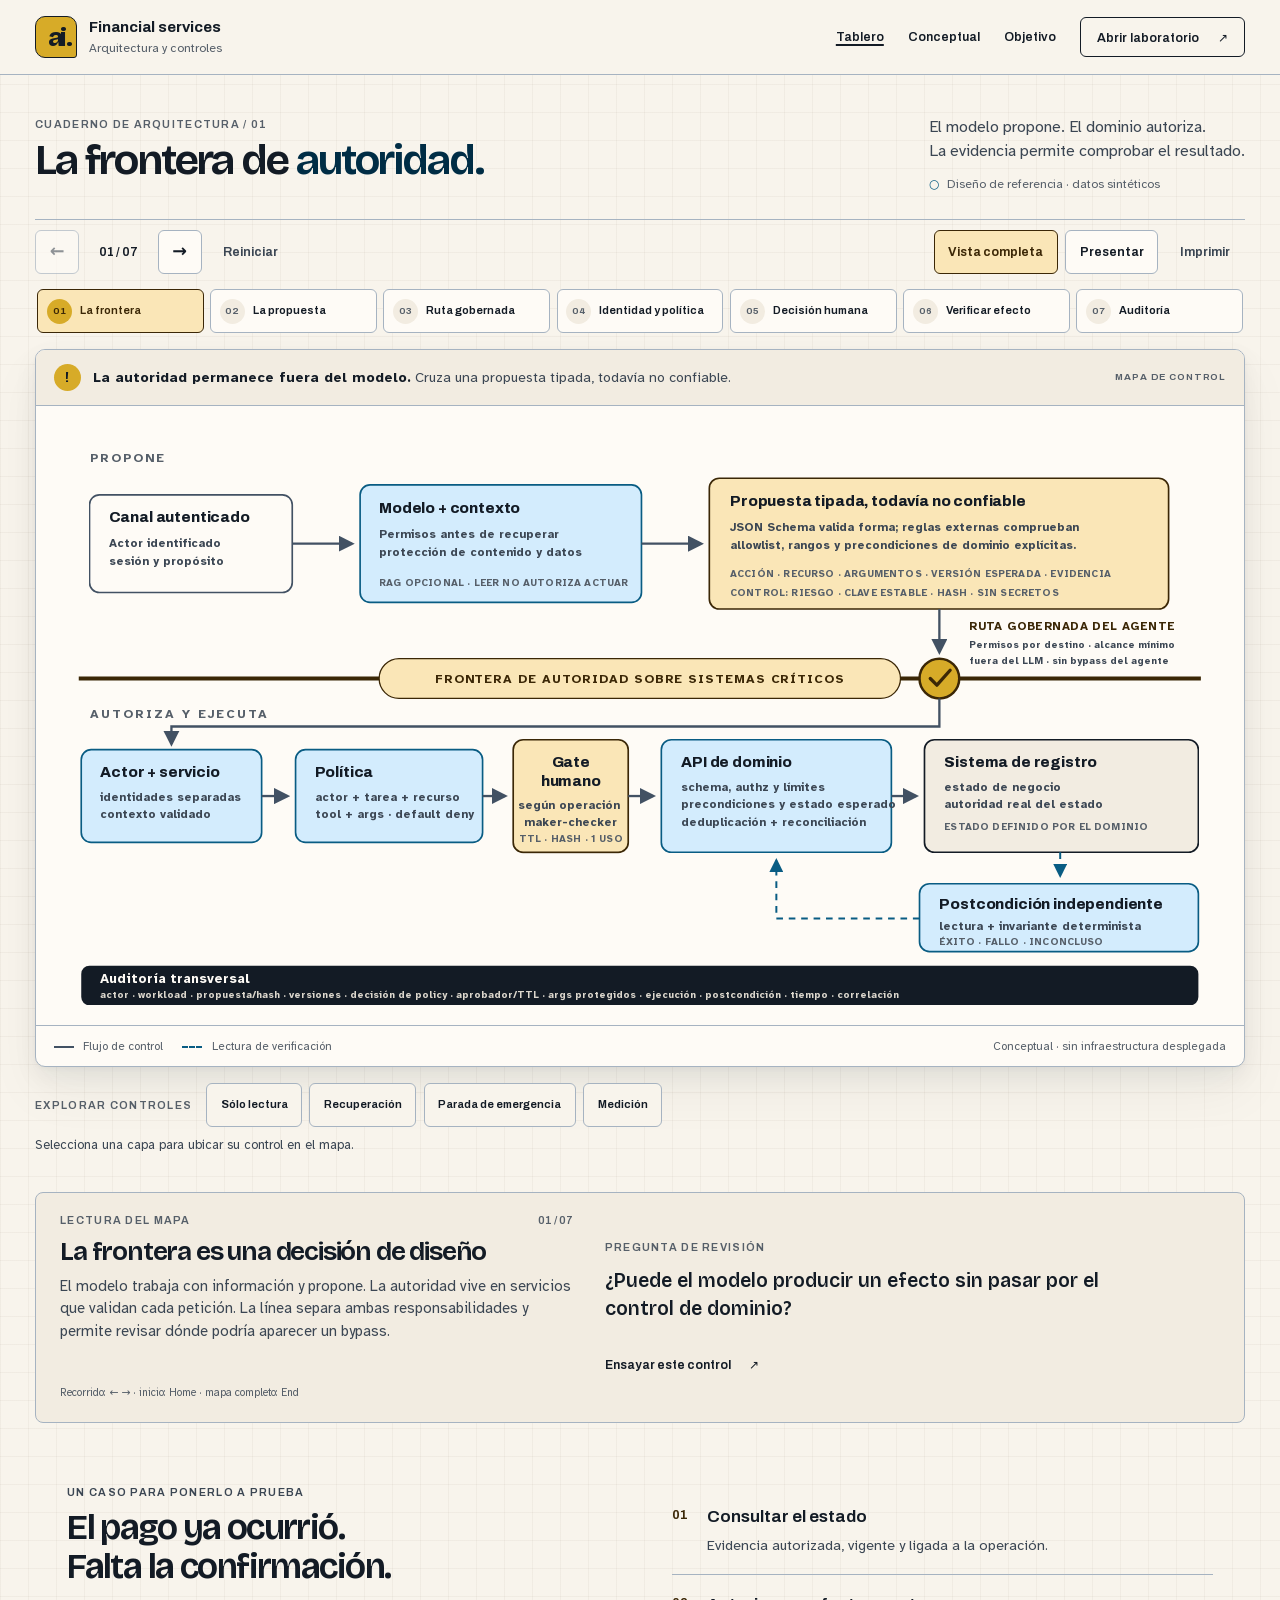
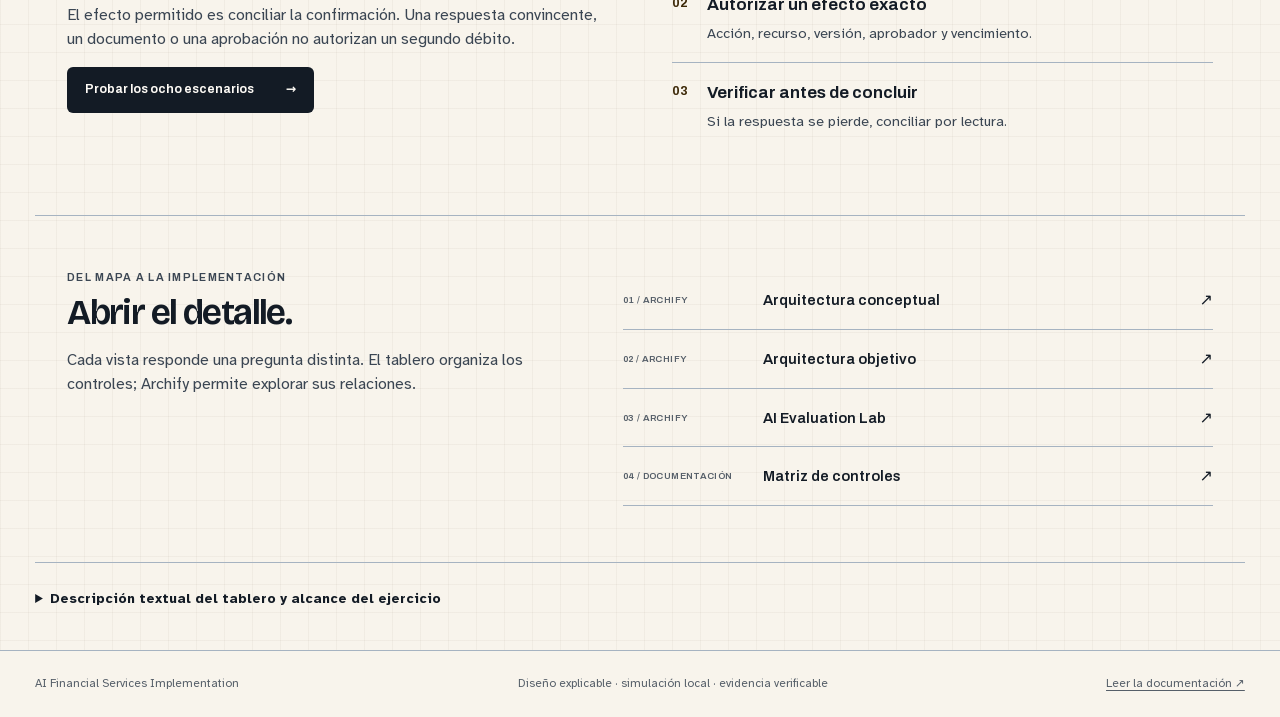
<file: index.html>
<!doctype html>
<html lang="es">
<meta charset="utf-8">
<meta name="viewport" content="width=device-width,initial-scale=1">
<meta http-equiv="refresh" content="0;url=board/index.html">
<title>AI Financial Services Implementation</title>
<body><p><a href="board/index.html">Abrir el tablero de controles de IA</a></p></body>
</html>
</file>
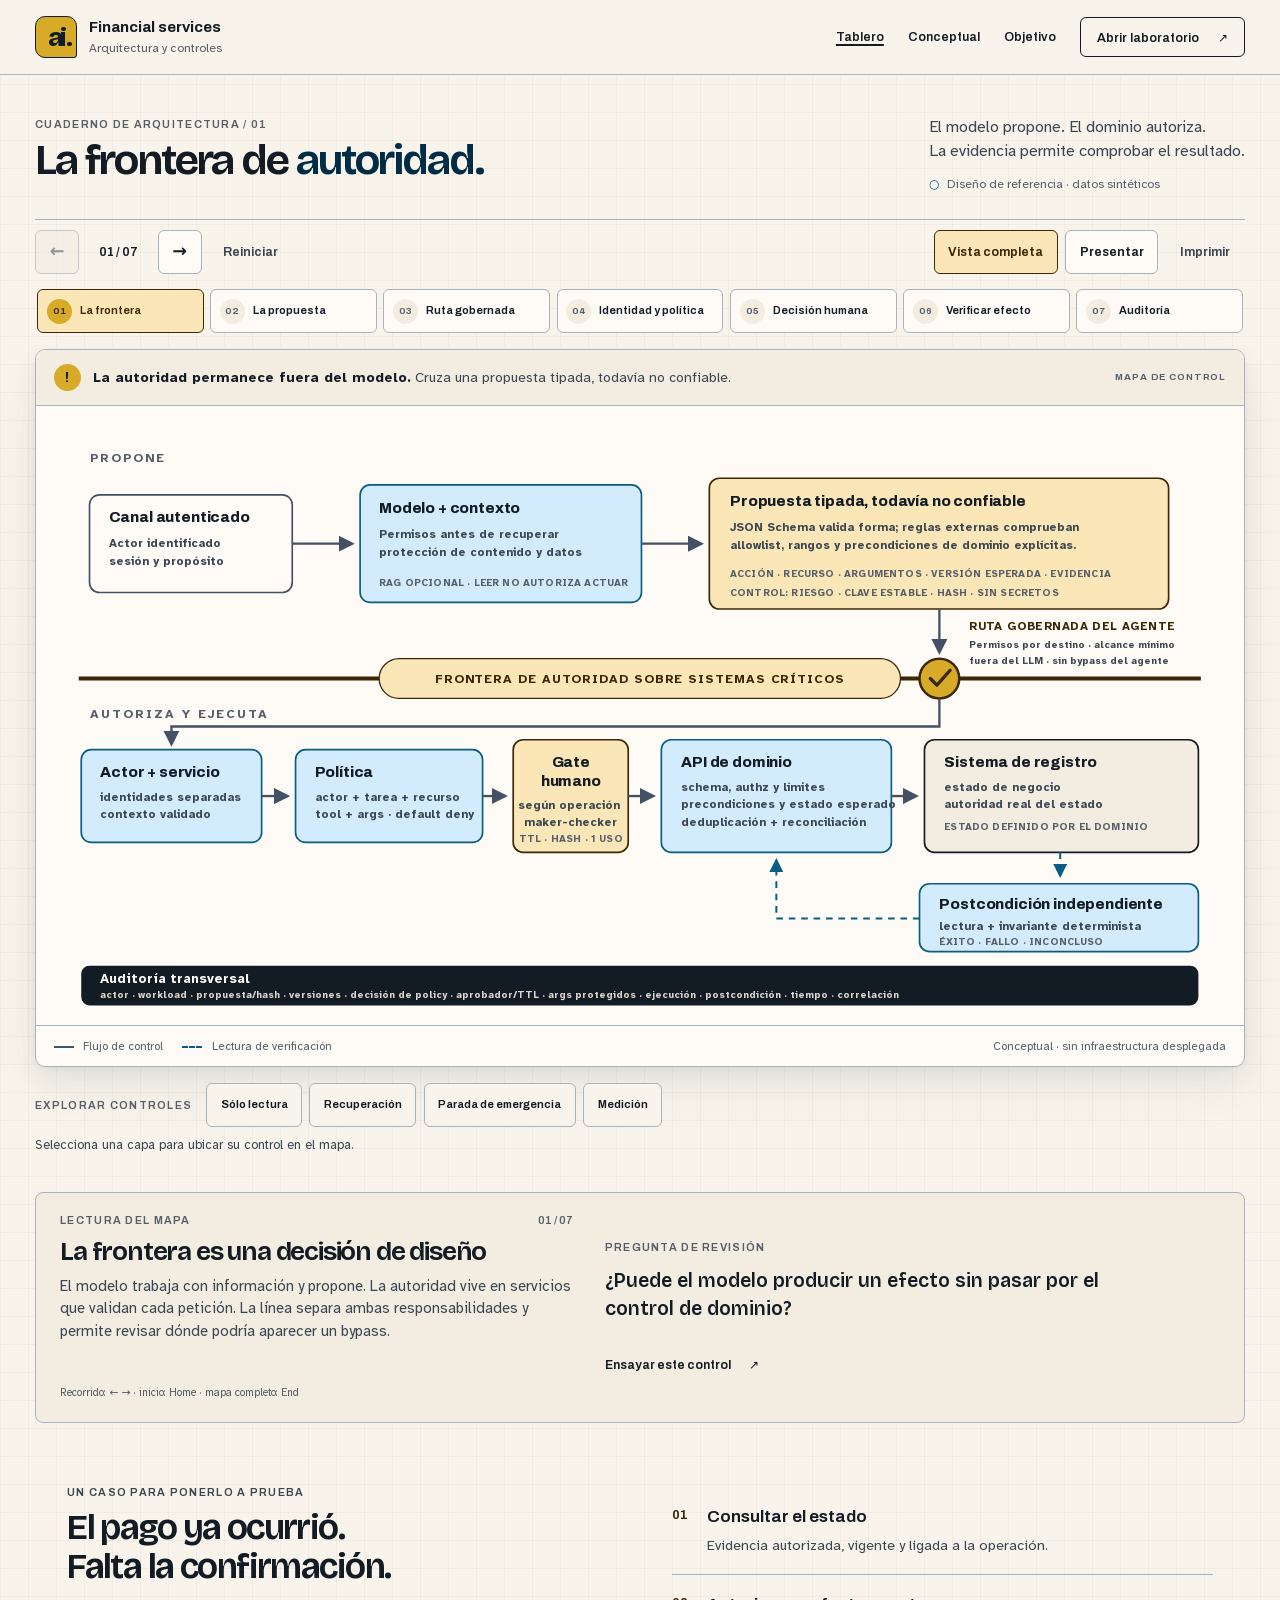
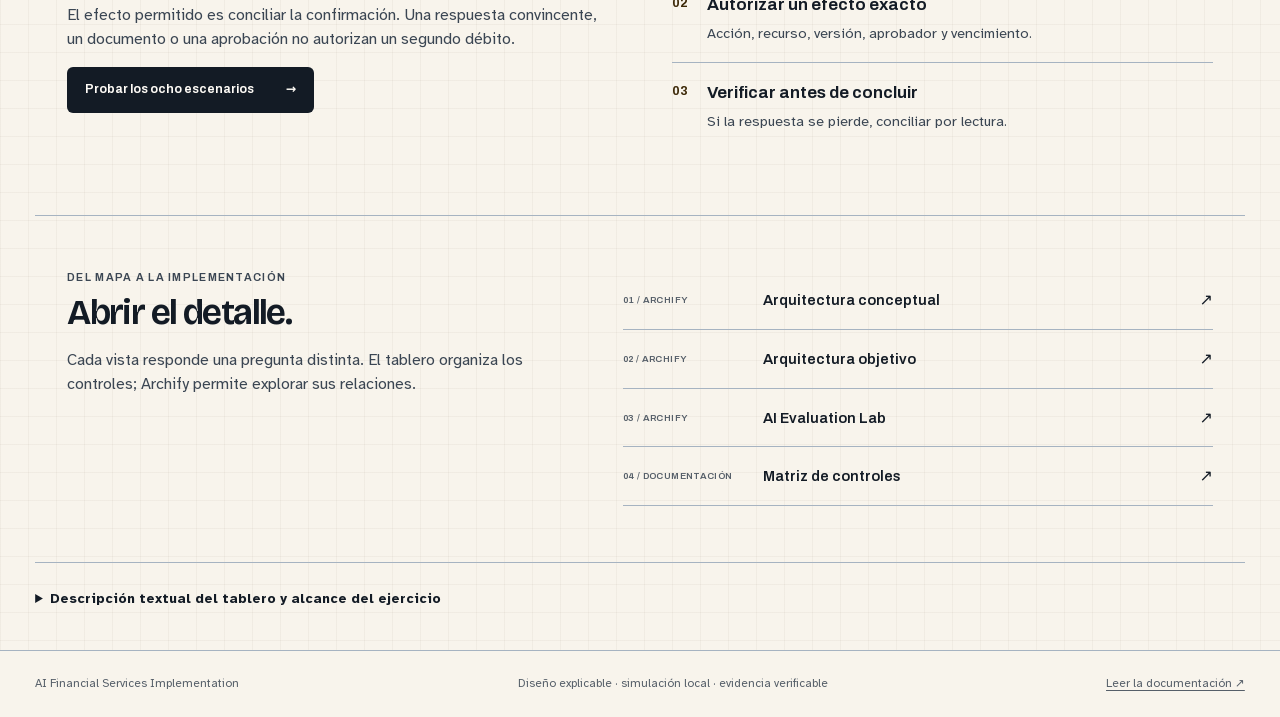
<file: board/index.html>
<!doctype html>
<html lang="es">
<head>
  <meta charset="utf-8">
  <meta name="viewport" content="width=device-width,initial-scale=1">
  <meta name="description" content="Tablero interactivo de controles para IA financiera: propuesta, autoridad y evidencia.">
  <meta name="theme-color" content="#f5f1e8">
  <title>Frontera de autoridad · AI Financial Services</title>
  <link rel="icon" href="data:,">
  <link rel="stylesheet" href="assets/fonts/fonts.css">
  <link rel="stylesheet" href="board.css">
  <link rel="stylesheet" href="diagram.css">
  <script defer src="app.js"></script>
</head>
<body>
  <a class="skip-link" href="#main">Saltar al tablero</a>
  <header class="site-header">
    <a class="brand" href="../index.html" aria-label="AI Financial Services, inicio"><span class="brand-symbol" aria-hidden="true">ai<span>·</span></span><span>Financial services<small>Arquitectura y controles</small></span></a>
    <nav aria-label="Navegación principal">
      <a href="index.html" aria-current="page">Tablero</a>
      <a href="../architecture/conceptual.html">Conceptual</a>
      <a href="../architecture/target.html">Objetivo</a>
      <a class="nav-lab" href="../demo/index.html">Abrir laboratorio <span aria-hidden="true">↗</span></a>
    </nav>
  </header>
  <main id="main" tabindex="-1">
    <section class="intro" aria-labelledby="title">
      <div><p class="eyebrow">Cuaderno de arquitectura / 01</p><h1 id="title">La frontera de <span>autoridad.</span></h1></div>
      <div class="intro-note"><p>El modelo propone. El dominio autoriza.<br>La evidencia permite comprobar el resultado.</p><span class="scope-label"><span aria-hidden="true">○</span> Diseño de referencia · datos sintéticos</span></div>
    </section>
    <section class="workspace" aria-label="Tablero de controles de IA">
      <div class="board-column">
        <div class="board-toolbar" role="group" aria-label="Controles del recorrido">
          <div class="walk-controls"><button id="previous" aria-label="Paso anterior" title="Paso anterior">←</button><span id="counter" class="counter">01 / 07</span><button id="next" aria-label="Paso siguiente" title="Paso siguiente">→</button><button id="restart" class="text-button">Reiniciar</button></div>
          <div class="view-controls"><button id="show-all" aria-pressed="true">Vista completa</button><button id="present" aria-pressed="false">Presentar</button><button id="print" class="text-button">Imprimir</button></div>
        </div>
        <nav class="step-nav" aria-label="Siete pasos de control">
          <ol>
            <li><button data-go-step="1" aria-current="step"><span>01</span> La frontera</button></li>
            <li><button data-go-step="2"><span>02</span> La propuesta</button></li>
            <li><button data-go-step="3"><span>03</span> Ruta gobernada</button></li>
            <li><button data-go-step="4"><span>04</span> Identidad y política</button></li>
            <li><button data-go-step="5"><span>05</span> Decisión humana</button></li>
            <li><button data-go-step="6"><span>06</span> Verificar efecto</button></li>
            <li><button data-go-step="7"><span>07</span> Auditoría</button></li>
          </ol>
        </nav>
        <figure class="board">
          <div class="thesis"><span class="thesis-mark" aria-hidden="true">!</span><p><strong>La autoridad permanece fuera del modelo.</strong> Cruza una propuesta tipada, todavía no confiable.</p><span class="figure-label">MAPA DE CONTROL</span></div>
          <div class="diagram-scroll" tabindex="0" aria-label="Mapa de arquitectura desplazable; descripción textual al final del tablero">
<svg class="diagram" viewBox="0 0 1440 720" role="img" aria-labelledby="diagram-title diagram-desc">
  <title id="diagram-title">Arquitectura de IA con frontera de autoridad</title>
  <desc id="diagram-desc">Un canal autenticado entrega contexto a un modelo con recuperación controlada. El modelo produce una propuesta tipada que cruza la ruta gobernada del agente. Debajo, identidad, política, aprobación humana según riesgo, una API de dominio y el sistema de registro autorizan y ejecutan. Una lectura independiente verifica la postcondición y una auditoría transversal registra toda la cadena.</desc>
  <defs>
    <marker id="arrow" viewBox="0 0 10 10" refX="8.2" refY="5" markerWidth="7" markerHeight="7" orient="auto-start-reverse">
      <path d="M 0 0 L 10 5 L 0 10 z" fill="oklch(43% 0.035 252)" />
    </marker>
    <marker id="arrow-control" viewBox="0 0 10 10" refX="8.2" refY="5" markerWidth="7" markerHeight="7" orient="auto-start-reverse">
      <path d="M 0 0 L 10 5 L 0 10 z" fill="oklch(45% 0.095 237)" />
    </marker>
  </defs>
  <g class="reveal is-visible" data-step="1" aria-hidden="false">
    <text class="lane-label" x="56" y="48">PROPONE</text>
    <line class="boundary" x1="42" y1="310" x2="1398" y2="310" />
    <rect class="boundary-label-bg" x="405" y="286" width="630" height="48" rx="24" />
    <text class="boundary-label" x="720" y="316" text-anchor="middle">FRONTERA DE AUTORIDAD SOBRE SISTEMAS CRÍTICOS</text>
    <text class="lane-label" x="56" y="358">AUTORIZA Y EJECUTA</text>
  </g>
  <g class="reveal" data-step="2" aria-hidden="true">
    <rect class="node" x="55" y="88" width="245" height="118" rx="12" />
    <text class="node-title" x="78" y="121">Canal autenticado</text>
    <text class="node-copy" x="78" y="151">
      <tspan x="78" dy="0">Actor identificado</tspan>
      <tspan x="78" dy="22">sesión y propósito</tspan>
    </text>
    <path class="flow" d="M 300 147 H 372" />
    <rect class="node node-control" x="382" y="76" width="340" height="142" rx="12" />
    <text class="node-title" x="405" y="110">Modelo + contexto</text>
    <text class="node-copy" x="405" y="140">
      <tspan x="405" dy="0">Permisos antes de recuperar</tspan>
      <tspan x="405" dy="22">protección de contenido y datos</tspan>
    </text>
    <text class="node-micro" x="405" y="198">RAG OPCIONAL · LEER NO AUTORIZA ACTUAR</text>
    <path class="flow" d="M 722 147 H 794" />
    <rect class="node node-action" x="804" y="68" width="555" height="158" rx="12" />
    <text class="node-title" x="829" y="102">Propuesta tipada, todavía no confiable</text>
    <text class="node-copy" x="829" y="132">
      <tspan x="829" dy="0">JSON Schema valida forma; reglas externas comprueban</tspan>
      <tspan x="829" dy="22">allowlist, rangos y precondiciones de dominio explícitas.</tspan>
    </text>
    <text class="node-micro" x="829" y="187">ACCIÓN · RECURSO · ARGUMENTOS · VERSIÓN ESPERADA · EVIDENCIA</text>
    <text class="node-micro" x="829" y="210">CONTROL: RIESGO · CLAVE ESTABLE · HASH · SIN SECRETOS</text>
  </g>
  <g class="reveal" data-step="3" aria-hidden="true">
    <path class="flow" d="M 1082 226 V 278" />
    <circle class="gateway" cx="1082" cy="310" r="24" />
    <path d="M 1071 310 L 1079 318 L 1095 300" fill="none" stroke="oklch(29% 0.055 76)" stroke-width="4" stroke-linecap="round" stroke-linejoin="round" />
    <text class="gateway-label" x="1118" y="251">RUTA GOBERNADA DEL AGENTE</text>
    <text class="gateway-copy" x="1118" y="273">Permisos por destino · alcance mínimo</text>
    <text class="gateway-copy" x="1118" y="292">fuera del LLM · sin bypass del agente</text>
  </g>
  <g class="reveal" data-step="4" aria-hidden="true">
    <path class="flow" d="M 1082 334 V 368 H 154 V 389" />
    <rect class="node node-control" x="45" y="396" width="218" height="112" rx="12" />
    <text class="node-title" x="68" y="429">Actor + servicio</text>
    <text class="node-copy" x="68" y="458">
      <tspan x="68" dy="0">identidades separadas</tspan>
      <tspan x="68" dy="21">contexto validado</tspan>
    </text>
    <path class="flow" d="M 263 452 H 294" />
    <rect class="node node-control" x="304" y="396" width="226" height="112" rx="12" />
    <text class="node-title" x="327" y="429">Política</text>
    <text class="node-copy" x="327" y="458">
      <tspan x="327" dy="0">actor + tarea + recurso</tspan>
      <tspan x="327" dy="21">tool + args · default deny</tspan>
    </text>
    <rect class="node node-control" x="746" y="384" width="278" height="136" rx="12" />
    <text class="node-title" x="770" y="417">API de dominio</text>
    <text class="node-copy" x="770" y="446">
      <tspan x="770" dy="0">schema, authz y límites</tspan>
      <tspan x="770" dy="21">precondiciones y estado esperado</tspan>
      <tspan x="770" dy="21">deduplicación + reconciliación</tspan>
    </text>
    <path class="flow" d="M 1024 452 H 1054" />
    <rect class="node node-target" x="1064" y="384" width="331" height="136" rx="12" />
    <text class="node-title" x="1088" y="417">Sistema de registro</text>
    <text class="node-copy" x="1088" y="446">
      <tspan x="1088" dy="0">estado de negocio</tspan>
      <tspan x="1088" dy="21">autoridad real del estado</tspan>
    </text>
    <text class="node-micro" x="1088" y="493">ESTADO DEFINIDO POR EL DOMINIO</text>
  </g>
  <g class="reveal" data-step="5" aria-hidden="true">
    <path class="flow" d="M 530 452 H 557" />
    <rect class="node node-action" x="567" y="384" width="139" height="136" rx="12" />
    <text class="node-title" x="636.5" y="417" text-anchor="middle">Gate</text>
    <text class="node-title" x="636.5" y="440" text-anchor="middle">humano</text>
    <text class="node-copy" x="636.5" y="468" text-anchor="middle">
      <tspan x="636.5" dy="0">según operación</tspan>
      <tspan x="636.5" dy="20">maker-checker</tspan>
    </text>
    <text class="node-micro" x="636.5" y="507" text-anchor="middle">TTL · HASH · 1 USO</text>
    <path class="flow" d="M 706 452 H 736" />
  </g>
  <g class="reveal" data-step="6" aria-hidden="true">
    <path class="flow-dashed" d="M 1228 520 V 548" />
    <rect class="node node-control" x="1058" y="558" width="337" height="82" rx="12" />
    <text class="node-title" x="1082" y="588">Postcondición independiente</text>
    <text class="node-copy" x="1082" y="614">lectura + invariante determinista</text>
    <text class="node-micro" x="1082" y="632">ÉXITO · FALLO · INCONCLUSO</text>
    <path class="flow-dashed" d="M 1058 600 H 885 V 530" />
  </g>
  <g class="reveal" data-step="7" aria-hidden="true">
    <rect class="audit-rail" x="45" y="657" width="1350" height="48" rx="10" />
    <text class="audit-title" x="68" y="678">Auditoría transversal</text>
    <text class="audit-copy" x="68" y="696">actor · workload · propuesta/hash · versiones · decisión de policy · aprobador/TTL · args protegidos · ejecución · postcondición · tiempo · correlación</text>
  </g>
  <g id="overlay-readonly" class="extension-layer" aria-hidden="true" hidden="hidden">
    <rect class="extension-box" x="766" y="342" width="432" height="34" rx="8" />
    <text class="extension-title" x="783" y="364">SÓLO LECTURA</text>
    <text class="extension-copy" x="885" y="364">sin acción mutante; mismo plano de control</text>
  </g>
  <g id="overlay-durable" class="extension-layer" aria-hidden="true" hidden="hidden">
    <rect class="extension-box" x="742" y="548" width="284" height="87" rx="10" />
    <text class="extension-title" x="765" y="577">Recuperación durable</text>
    <text class="extension-copy" x="765" y="600">Estado durable + clave estable</text>
    <text class="extension-copy" x="765" y="621">Entrega repetible; efecto verificable</text>
  </g>
  <g id="overlay-kill" class="extension-layer" aria-hidden="true" hidden="hidden">
    <line class="danger-mark" x1="716" y1="431" x2="738" y2="473" />
    <line class="danger-mark" x1="738" y1="431" x2="716" y2="473" />
    <rect x="574" y="535" width="280" height="48" rx="8" fill="oklch(94% 0.035 28)" stroke="oklch(49% 0.16 28)" stroke-width="2" />
    <text x="594" y="555" fill="oklch(49% 0.16 28)" font-size="14" font-weight="800">PARADA POR HERRAMIENTA</text>
    <text x="594" y="575" fill="oklch(39% 0.026 252)" font-size="12.5">bloquea nuevos efectos; revisar los iniciados</text>
  </g>
  <g id="overlay-metrics" class="extension-layer" aria-hidden="true" hidden="hidden">
    <rect class="extension-box" x="45" y="548" width="654" height="87" rx="10" />
    <text class="extension-title" x="68" y="576">¿Cómo sé que funciona?</text>
    <text class="extension-copy" x="68" y="600">acción y argumentos · acceso a datos · latencia · costo</text>
    <text class="extension-copy" x="68" y="622">permisos erróneos · postcondición · duplicados · incertidumbre</text>
  </g>
</svg>
          </div>
          <figcaption><span><span class="legend-line" aria-hidden="true"></span> Flujo de control</span><span><span class="legend-line dashed" aria-hidden="true"></span> Lectura de verificación</span><span>Conceptual · sin infraestructura desplegada</span></figcaption>
        </figure>
        <div class="layers" role="group" aria-label="Capas opcionales del mapa"><span class="eyebrow">Explorar controles</span><button data-layer="readonly" aria-pressed="false">Sólo lectura</button><button data-layer="durable" aria-pressed="false">Recuperación</button><button data-layer="kill" aria-pressed="false">Parada de emergencia</button><button data-layer="metrics" aria-pressed="false">Medición</button><p id="layer-note">Selecciona una capa para ubicar su control en el mapa.</p></div>
      </div>
      <aside class="coach" aria-labelledby="step-title">
        <div class="coach-heading"><p class="eyebrow">Lectura del mapa</p><span id="step-index">01 / 07</span></div>
        <h2 id="step-title">La frontera es una decisión de diseño</h2>
        <p id="step-copy"></p>
        <div class="review-question"><span class="eyebrow">Pregunta de revisión</span><p id="step-question"></p></div>
        <a class="coach-link" href="../demo/index.html">Ensayar este control <span aria-hidden="true">↗</span></a>
        <p class="keyboard-hint">Recorrido: ← → · inicio: Home · mapa completo: End</p>
      </aside>
    </section>
    <section class="case-study" aria-labelledby="case-title">
      <div><p class="eyebrow">Un caso para ponerlo a prueba</p><h2 id="case-title">El pago ya ocurrió.<br>Falta la confirmación.</h2><p>El efecto permitido es conciliar la confirmación. Una respuesta convincente, un documento o una aprobación no autorizan un segundo débito.</p><a class="button primary" href="../demo/index.html">Probar los ocho escenarios <span aria-hidden="true">→</span></a></div>
      <ol class="case-sequence"><li><span>01</span><div><strong>Consultar el estado</strong><p>Evidencia autorizada, vigente y ligada a la operación.</p></div></li><li><span>02</span><div><strong>Autorizar un efecto exacto</strong><p>Acción, recurso, versión, aprobador y vencimiento.</p></div></li><li><span>03</span><div><strong>Verificar antes de concluir</strong><p>Si la respuesta se pierde, conciliar por lectura.</p></div></li></ol>
    </section>
    <section class="reading" aria-labelledby="reading-title"><div><p class="eyebrow">Del mapa a la implementación</p><h2 id="reading-title">Abrir el detalle.</h2><p>Cada vista responde una pregunta distinta. El tablero organiza los controles; Archify permite explorar sus relaciones.</p></div><div class="reading-links"><a href="../architecture/conceptual.html"><span>01 / ARCHIFY</span><strong>Arquitectura conceptual</strong><span aria-hidden="true">↗</span></a><a href="../architecture/target.html"><span>02 / ARCHIFY</span><strong>Arquitectura objetivo</strong><span aria-hidden="true">↗</span></a><a href="../architecture/evaluation-lab.html"><span>03 / ARCHIFY</span><strong>AI Evaluation Lab</strong><span aria-hidden="true">↗</span></a><a href="../docs/controls.md"><span>04 / DOCUMENTACIÓN</span><strong>Matriz de controles</strong><span aria-hidden="true">↗</span></a></div></section>
    <details class="text-description"><summary>Descripción textual del tablero y alcance del ejercicio</summary><p>Un canal autenticado entrega contexto autorizado al modelo. La recuperación documental es opcional y no concede permiso de acción. La salida pasa como propuesta tipada por una ruta gobernada. Fuera del modelo, identidad, política, aprobación según riesgo y API de dominio verifican permisos y estado antes de actuar sobre el sistema de registro. Una lectura independiente comprueba la postcondición; la auditoría correlaciona decisiones y resultados.</p><p>Las capas ubican lecturas, recuperación, parada y medición como requisitos de diseño. La demo local ilustra reglas con respuestas predeterminadas; no demuestra aislamiento, identidad real ni un único efecto remoto garantizado. AI Evaluation Lab es un diseño separado, todavía conceptual.</p></details>
    <p class="sr-only" id="step-announcement" role="status" aria-live="polite"></p>
  </main>
  <footer><span>AI Financial Services Implementation</span><span>Diseño explicable · simulación local · evidencia verificable</span><a href="../README.md">Leer la documentación ↗</a></footer>
</body>
</html>
</file>
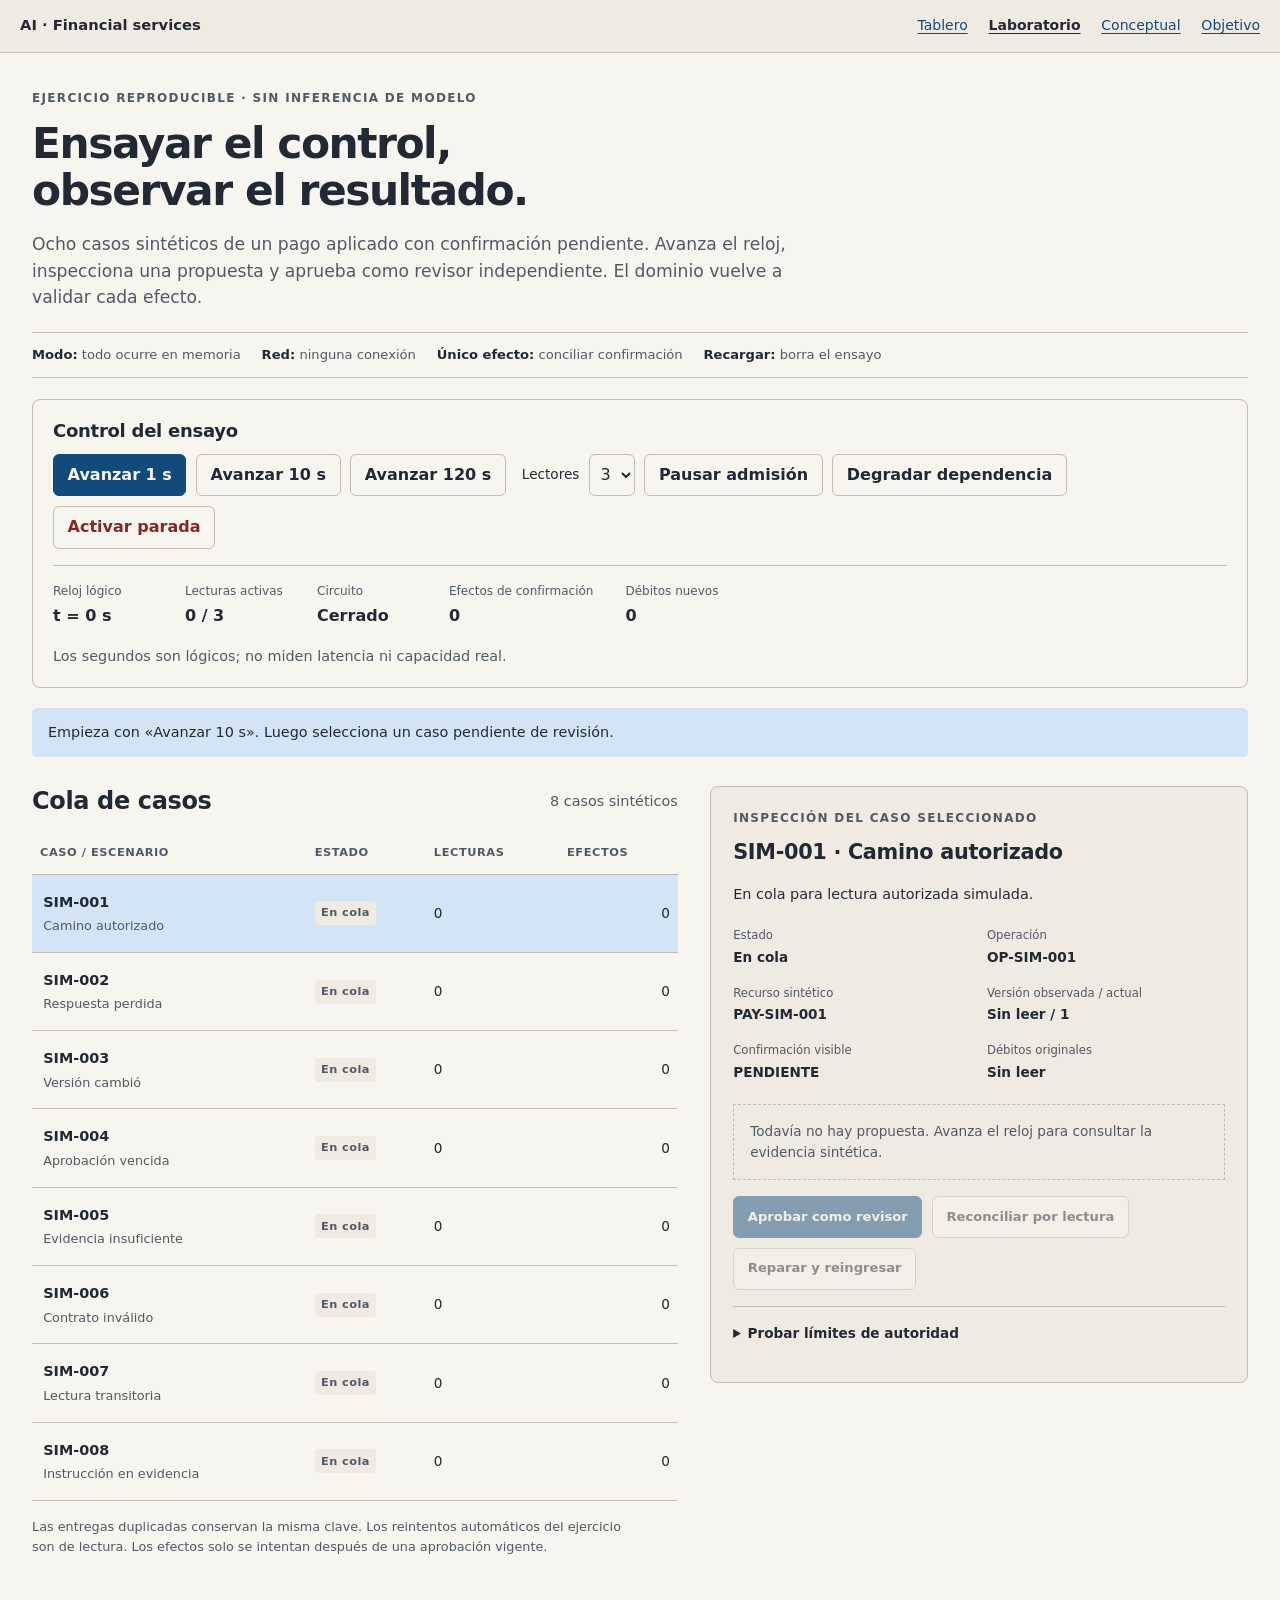
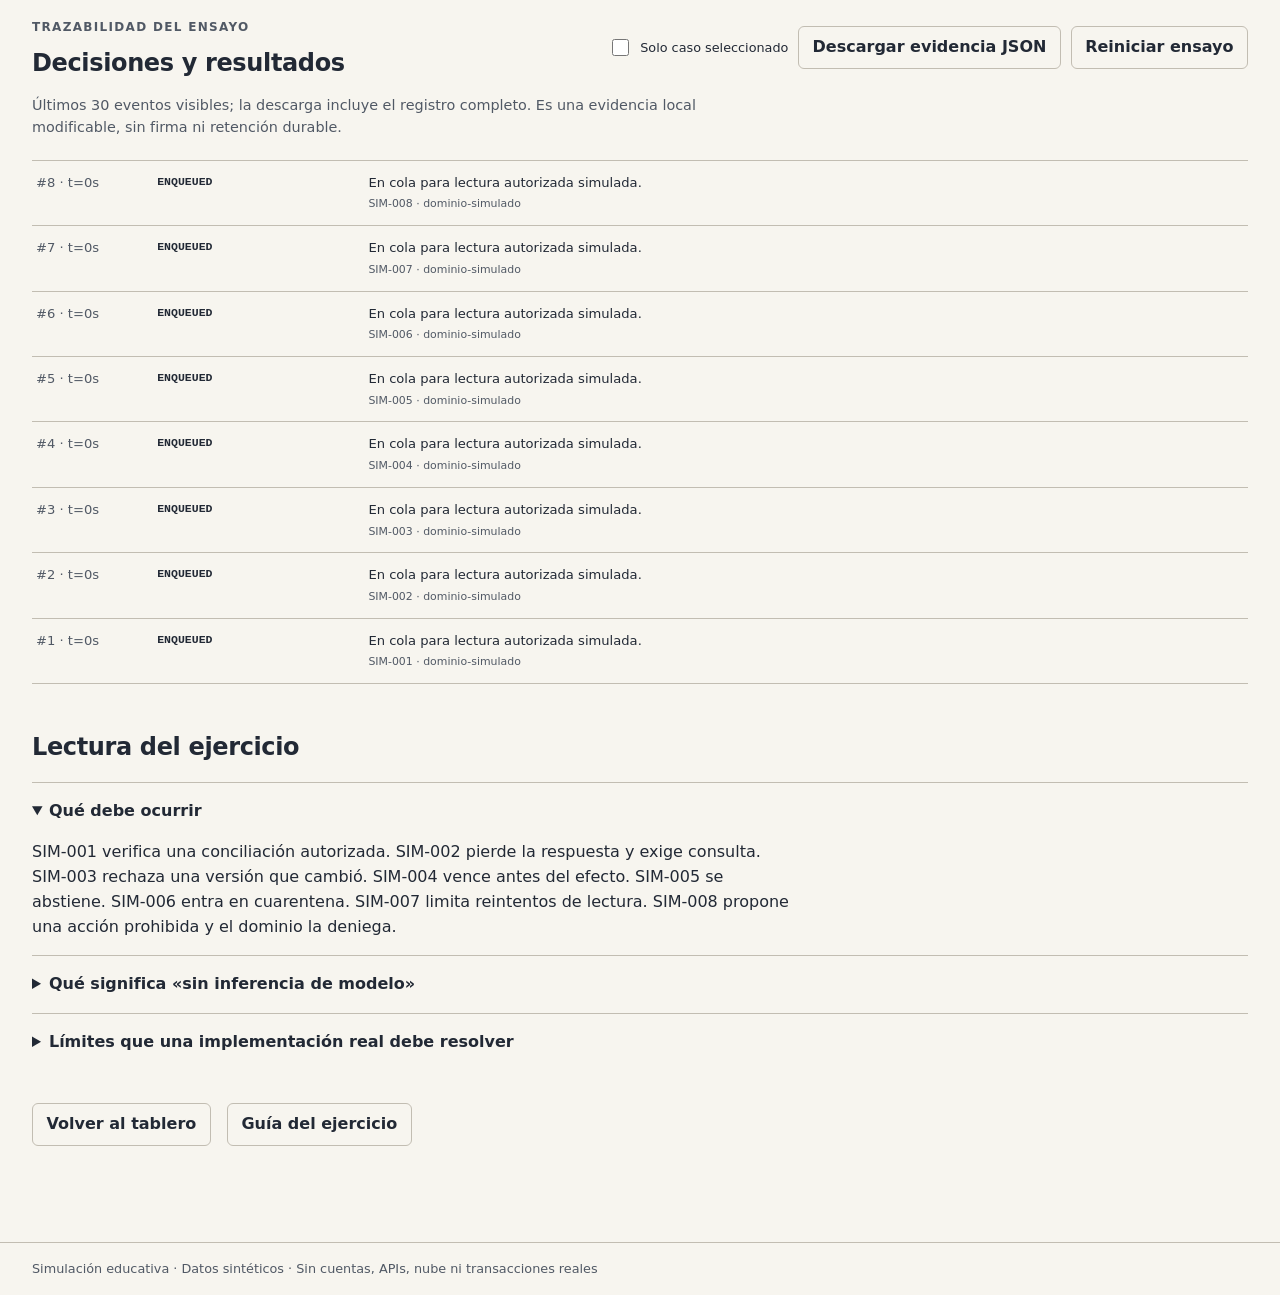
<file: demo/index.html>
<!doctype html><html lang="es"><head><meta charset="utf-8"><meta name="viewport" content="width=device-width,initial-scale=1"><meta name="description" content="Ejercicio local de controles de autorización y recuperación para IA en servicios financieros."><title>Laboratorio de controles · Simulación local</title><link rel="icon" href="data:,"><link rel="stylesheet" href="../board/style.css"><link rel="stylesheet" href="src/style.css"><script defer src="src/engine.js"></script><script defer src="src/app.js"></script></head><body><a class="skip" href="#main">Saltar al laboratorio</a><header class="topbar"><a class="brand" href="../index.html">AI · Financial services</a><nav aria-label="Navegación principal"><a href="../board/index.html">Tablero</a><a aria-current="page" href="index.html">Laboratorio</a><a href="../architecture/conceptual.html">Conceptual</a><a href="../architecture/target.html">Objetivo</a></nav></header><main id="main"><p class="eyebrow">Ejercicio reproducible · Sin inferencia de modelo</p><h1>Ensayar el control,<br>observar el resultado.</h1><p class="intro">Ocho casos sintéticos de un pago aplicado con confirmación pendiente. Avanza el reloj, inspecciona una propuesta y aprueba como revisor independiente. El dominio vuelve a validar cada efecto.</p><div class="scope"><span><strong>Modo:</strong> todo ocurre en memoria</span><span><strong>Red:</strong> ninguna conexión</span><span><strong>Único efecto:</strong> conciliar confirmación</span><span><strong>Recargar:</strong> borra el ensayo</span></div>
<section class="lab-controls" aria-labelledby="controls-title"><h2 id="controls-title">Control del ensayo</h2><div class="toolbar"><button id="tick-one" class="primary">Avanzar 1 s</button><button id="tick-ten">Avanzar 10 s</button><button id="tick-expiry">Avanzar 120 s</button><label for="concurrency">Lectores</label><select id="concurrency"><option>1</option><option selected>3</option><option>6</option></select><button id="pause" aria-pressed="false">Pausar admisión</button><button id="dependency" aria-pressed="false">Degradar dependencia</button><button id="stop" class="danger" aria-pressed="false">Activar parada</button></div><dl class="telemetry"><div><dt>Reloj lógico</dt><dd id="clock">t = 0 s</dd></div><div><dt>Lecturas activas</dt><dd id="workers">0 / 3</dd></div><div><dt>Circuito</dt><dd id="circuit">Cerrado</dd></div><div><dt>Efectos de confirmación</dt><dd id="effects">0</dd></div><div><dt>Débitos nuevos</dt><dd id="debits">0</dd></div></dl><p id="system-note" class="note">Los segundos son lógicos; no miden latencia ni capacidad real.</p></section>
<div id="feedback" class="feedback" role="status" aria-live="polite">Empieza con «Avanzar 10 s». Luego selecciona un caso pendiente de revisión.</div>
<div class="lab-layout"><section aria-labelledby="cases-title"><div class="section-heading"><h2 id="cases-title">Cola de casos</h2><span id="case-count" class="note">8 casos sintéticos</span></div><div class="table-wrap"><table class="case-table"><thead><tr><th scope="col">Caso / escenario</th><th scope="col">Estado</th><th scope="col">Lecturas</th><th scope="col">Efectos</th></tr></thead><tbody id="case-rows"></tbody></table></div><p class="note table-note">Las entregas duplicadas conservan la misma clave. Los reintentos automáticos del ejercicio son de lectura. Los efectos solo se intentan después de una aprobación vigente.</p></section>
<section class="inspector" aria-labelledby="case-title"><p class="eyebrow">Inspección del caso seleccionado</p><h2 id="case-title">SIM-001 · Camino autorizado</h2><p id="case-reason"></p><dl class="case-facts" id="case-facts"></dl><div id="proposal-empty" class="empty-state">Todavía no hay propuesta. Avanza el reloj para consultar la evidencia sintética.</div><details id="proposal-detail" hidden><summary>Contenido de propuesta y aprobación</summary><pre id="proposal-json"></pre></details><div class="case-actions"><button id="approve" class="primary">Aprobar como revisor</button><button id="reconcile">Reconciliar por lectura</button><button id="redrive">Reparar y reingresar</button></div><details class="adversarial"><summary>Probar límites de autoridad</summary><p class="note">Cada botón introduce un intento o un cambio sintético. El registro explica por qué se permite o deniega.</p><div class="case-actions"><button id="execute">Intentar ejecución</button><button id="self-approve">Intentar autoaprobación</button><button id="change-version">Cambiar versión</button><button id="alter">Alterar propuesta</button><button id="reviewer-role" aria-pressed="false">Revocar rol del revisor</button></div></details></section></div>
<section class="section" aria-labelledby="events-title"><div class="section-heading"><div><p class="eyebrow">Trazabilidad del ensayo</p><h2 id="events-title">Decisiones y resultados</h2></div><div class="toolbar"><label class="checkbox"><input type="checkbox" id="only-selected"> Solo caso seleccionado</label><button id="export">Descargar evidencia JSON</button><button id="reset">Reiniciar ensayo</button></div></div><p class="note">Últimos 30 eventos visibles; la descarga incluye el registro completo. Es una evidencia local modificable, sin firma ni retención durable.</p><ol id="events" class="events" aria-label="Registro de eventos"></ol></section>
<section class="section"><h2>Lectura del ejercicio</h2><details open><summary>Qué debe ocurrir</summary><p>SIM-001 verifica una conciliación autorizada. SIM-002 pierde la respuesta y exige consulta. SIM-003 rechaza una versión que cambió. SIM-004 vence antes del efecto. SIM-005 se abstiene. SIM-006 entra en cuarentena. SIM-007 limita reintentos de lectura. SIM-008 propone una acción prohibida y el dominio la deniega.</p></details><details><summary>Qué significa «sin inferencia de modelo»</summary><p>Las propuestas están predefinidas en el motor. La instrucción hostil también es una entrada sintética fijada para probar el catálogo del dominio. El resultado no mide la resistencia real de un modelo ante prompt injection, la calidad del diagnóstico ni la efectividad de un sistema RAG.</p></details><details><summary>Límites que una implementación real debe resolver</summary><p>Identidades y roles son etiquetas del ejercicio. La vinculación de contenido es una comparación local, no una firma. Los estados y recibos viven en un único proceso sin concurrencia distribuida. No se prueban atomicidad remota, persistencia, auditoría inmutable, aislamiento, carga ni seguridad de producción. La parada bloquea efectos nuevos y no revierte los ya aplicados.</p></details><p class="next-links"><a class="button" href="../board/index.html">Volver al tablero</a><a class="button" href="README.md">Guía del ejercicio</a></p></section></main><footer>Simulación educativa · Datos sintéticos · Sin cuentas, APIs, nube ni transacciones reales</footer></body></html>
</file>
<file: board/assets/fonts/fonts.css>
/* Local font assets. Copyright and SIL Open Font License notices: FONT-LICENSES.txt. */
@font-face { font-family: "Bricolage Grotesque"; font-style: normal; font-weight: 500 800; font-stretch: 75% 100%; font-display: swap; src: url("./bricolage-grotesque-variable.woff2") format("woff2"); }

@font-face { font-family: "Atkinson Hyperlegible"; font-style: normal; font-weight: 400; font-stretch: 100%; font-display: swap; src: url("./atkinson-hyperlegible-regular.woff2") format("woff2"); }

@font-face { font-family: "Atkinson Hyperlegible"; font-style: normal; font-weight: 700; font-stretch: 100%; font-display: swap; src: url("./atkinson-hyperlegible-bold.woff2") format("woff2"); }

@font-face { font-family: "Archivo"; font-style: normal; font-weight: 600 800; font-stretch: 100%; font-display: swap; src: url("./archivo-variable.woff2") format("woff2"); }
</file>
<file: board/board.css>
:root {
  color-scheme: light;
  --canvas: oklch(96.8% 0.012 83);
  --surface: oklch(99% 0.008 83);
  --surface-muted: oklch(94.5% 0.016 83);
  --ink: oklch(22% 0.022 252);
  --ink-soft: oklch(39% 0.026 252);
  --ink-muted: oklch(48% 0.02 252);
  --line: oklch(76% 0.025 252);
  --line-strong: oklch(43% 0.035 252);
  --accent: oklch(76% 0.145 88);
  --accent-soft: oklch(93% 0.065 88);
  --accent-ink: oklch(29% 0.055 76);
  --control: oklch(45% 0.095 237);
  --control-soft: oklch(93% 0.035 237);
  --control-ink: oklch(28% 0.065 237);
  --danger: oklch(49% 0.16 28);
  --ease: cubic-bezier(0.16, 1, 0.3, 1);
  font-family: 'Atkinson Hyperlegible', system-ui, sans-serif;
  color: var(--ink);
  background: var(--canvas);
  font-synthesis: none;
}
* { box-sizing: border-box; }
html { scroll-behavior: smooth; -webkit-font-smoothing: antialiased; }
body {
  margin: 0; min-width: 320px; line-height: 1.5;
  background-image: linear-gradient(oklch(77% 0.02 83 / .12) 1px, transparent 1px), linear-gradient(90deg, oklch(77% 0.02 83 / .12) 1px, transparent 1px);
  background-size: 28px 28px;
}
a { color: inherit; text-underline-offset: .22em; }
button, .button { font: 650 .78rem/1.25 'Archivo', system-ui, sans-serif; }
button { min-height: 44px; min-width: 44px; padding: .55rem .85rem; color: var(--ink); border: 1px solid var(--line); border-radius: 6px; background: var(--surface); cursor: pointer; transition: background-color 180ms var(--ease), border-color 180ms var(--ease), transform 180ms var(--ease); }
button:hover { background: var(--surface-muted); border-color: var(--line-strong); }
button:active { transform: translateY(1px); }
button:disabled { cursor: default; color: var(--ink-muted); background: var(--surface-muted); opacity: .65; transform: none; }
button[aria-pressed='true'] { color: var(--accent-ink); background: var(--accent-soft); border-color: var(--accent-ink); }
a:focus-visible, button:focus-visible, summary:focus-visible, .diagram-scroll:focus-visible { outline: 3px solid var(--control); outline-offset: 4px; }
[hidden] { display: none !important; }
::selection { color: var(--accent-ink); background: var(--accent); }
.sr-only { position: absolute; width: 1px; height: 1px; padding: 0; margin: -1px; overflow: hidden; clip-path: inset(50%); white-space: nowrap; }
.skip-link { position: fixed; z-index: 100; top: .75rem; left: .75rem; padding: .7rem 1rem; color: var(--surface); background: var(--ink); transform: translateY(-200%); }
.skip-link:focus { transform: none; }
.site-header { display: flex; align-items: center; justify-content: space-between; gap: 1rem; padding: 1rem 2.2rem; border-bottom: 1px solid var(--line); background: var(--canvas); }
.brand { display: flex; align-items: center; gap: .75rem; text-decoration: none; font: 700 .95rem/1.25 'Archivo', sans-serif; }
.brand small { display: block; margin-top: .18rem; color: var(--ink-muted); font: 400 .77rem 'Atkinson Hyperlegible', sans-serif; }
.brand-symbol { display: grid; place-content: center; position: relative; width: 42px; height: 42px; border: 1px solid var(--ink); border-radius: 10px 10px 3px 10px; font: 750 1.65rem 'Bricolage Grotesque', sans-serif; letter-spacing: -.12em; background: var(--accent); }
.brand-symbol span { position: absolute; right: 6px; top: 11px; }
.site-header nav { display: flex; flex-wrap: wrap; gap: 1.5rem; align-items: center; font: 600 .78rem 'Archivo', sans-serif; }
.site-header nav a { text-decoration: none; padding: .5rem 0; }
.site-header nav a[aria-current] { text-decoration: underline; text-decoration-thickness: 2px; }
.site-header nav .nav-lab { border: 1px solid var(--ink); padding: .7rem 1rem; border-radius: 6px; }
.nav-lab span { margin-left: 1rem; }
main { max-width: 1800px; margin: auto; padding: 0 2.2rem; }
.intro { display: flex; align-items: center; justify-content: space-between; gap: 2rem; padding: 2rem 0 1.5rem; }
.eyebrow { margin: 0 0 .55rem; color: var(--ink-muted); font: 650 .67rem 'Archivo', sans-serif; letter-spacing: .12em; text-transform: uppercase; }
h1, h2 { font-family: 'Bricolage Grotesque', system-ui, sans-serif; font-weight: 650; letter-spacing: -.045em; text-wrap: balance; }
h1 { margin: 0; font-size: 2.7rem; line-height: 1.04; }
h1 span { color: var(--control-ink); }
.intro-note { max-width: 33rem; padding-top: .5rem; }
.intro-note p { margin: 0 0 .5rem; font-size: 1rem; color: var(--ink-soft); }
.scope-label { color: var(--ink-muted); font-size: .76rem; }
.scope-label > span { color: var(--control); margin-right: .3rem; }
.workspace { display: grid; gap: 1.5rem; align-items: start; }
.board-column { min-width: 0; }
.board-toolbar { display: flex; align-items: center; justify-content: space-between; gap: .8rem; padding: .65rem 0; border-top: 1px solid var(--line); }
.walk-controls, .view-controls { display: flex; align-items: center; gap: .45rem; }
.walk-controls > button:first-child, .walk-controls > button:nth-child(3) { font-size: 1.1rem; padding: .3rem; }
.counter { min-width: 4rem; text-align: center; font: 650 .75rem 'Archivo', sans-serif; font-variant-numeric: tabular-nums; }
.text-button { background: transparent; border-color: transparent; color: var(--ink-soft); }
.step-nav { overflow-x: auto; scrollbar-width: thin; margin-bottom: .65rem; }
.step-nav ol { display: grid; grid-template-columns: repeat(7, minmax(0, 1fr)); gap: .4rem; list-style: none; margin: 0; padding: .25rem .1rem .35rem; min-width: 850px; }
.step-nav button { display: flex; align-items: center; gap: .5rem; width: 100%; height: 100%; text-align: left; font-size: .68rem; padding: .55rem; }
.step-nav button > span { display: grid; place-content: center; flex: 0 0 25px; height: 25px; font-size: .62rem; border-radius: 50%; color: var(--ink-muted); background: var(--surface-muted); }
.step-nav button[aria-current] { border-color: var(--accent-ink); background: var(--accent-soft); color: var(--accent-ink); }
.step-nav button[aria-current] > span { background: var(--accent); color: var(--accent-ink); }
.board { margin: 0; overflow: hidden; border: 1px solid var(--line); border-radius: 10px; background: var(--surface); box-shadow: 0 2px 4px oklch(25% .025 252 / .03), 0 10px 24px oklch(25% .025 252 / .06), 0 24px 54px oklch(25% .025 252 / .05); }
.thesis { display: flex; align-items: center; gap: .75rem; padding: .85rem 1.1rem; background: var(--surface-muted); border-bottom: 1px solid var(--line); }
.thesis-mark { display: grid; place-content: center; flex: 0 0 27px; height: 27px; background: var(--accent); border-radius: 50%; font: 700 .9rem 'Archivo', sans-serif; }
.thesis p { margin: 0; font-size: .88rem; color: var(--ink-soft); }
.thesis strong { color: var(--ink); }
.figure-label { margin-left: auto; white-space: nowrap; color: var(--ink-muted); font: 650 .6rem 'Archivo', sans-serif; letter-spacing: .09em; }
.diagram-scroll { overflow: auto; overscroll-behavior-inline: contain; padding: 1rem .5rem .5rem; background: var(--surface); }
.diagram { display: block; width: 100%; min-width: 1000px; aspect-ratio: 2; font-family: 'Atkinson Hyperlegible', system-ui, sans-serif; }
.diagram .node-title { font-family: 'Archivo', sans-serif; }
.diagram .reveal { visibility: hidden; opacity: 0; transition: opacity 200ms var(--ease); }
.diagram .reveal.is-visible { visibility: visible; opacity: 1; }
.diagram .is-current .node { stroke-width: 3; }
figcaption { display: flex; flex-wrap: wrap; gap: 1.2rem; align-items: center; padding: .7rem 1.1rem; border-top: 1px solid var(--line); color: var(--ink-muted); font-size: .72rem; }
figcaption > span:last-child { margin-left: auto; }
.legend-line { display: inline-block; width: 20px; border-top: 2px solid var(--line-strong); margin-right: .4rem; vertical-align: middle; }
.legend-line.dashed { border-top-style: dashed; border-color: var(--control); }
.layers { display: flex; align-items: center; flex-wrap: wrap; gap: .45rem; margin-top: 1rem; }
.layers > .eyebrow { margin: 0 .4rem 0 0; }
.layers button { background: var(--canvas); font-size: .69rem; }
.layers button[aria-pressed=true] { background: var(--accent-soft); }
.layers p { flex-basis: 100%; margin: .1rem 0 0; min-height: 2.5em; font-size: .8rem; color: var(--ink-soft); }
.coach { display: grid; grid-template-columns: 1fr 1.2fr; gap: 0 2rem; padding: 1.3rem 1.5rem; border: 1px solid var(--line); border-radius: 8px; background: var(--surface-muted); }
.coach-heading { grid-column: 1; display: flex; justify-content: space-between; align-items: baseline; color: var(--ink-muted); }
.coach-heading > span { font: 600 .7rem 'Archivo', sans-serif; }
.coach h2 { grid-column: 1; margin: .1rem 0 .55rem; font-size: 1.65rem; line-height: 1.15; }
#step-copy { grid-column: 1; max-width: 65ch; margin: 0; font-size: .93rem; color: var(--ink-soft); }
.review-question { grid-column: 2; grid-row: 1 / 4; padding: .25rem 0; align-self: center; }
.review-question p { margin: .6rem 0 0; font: 600 1.22rem/1.4 'Bricolage Grotesque', sans-serif; max-width: 40ch; }
.coach-link { grid-column: 2; font: 650 .76rem 'Archivo', sans-serif; margin-top: 1rem; text-decoration: none; }
.coach-link span { padding-left: 1rem; }
.keyboard-hint { grid-column: 1; margin: .8rem 0 0; font-size: .68rem; color: var(--ink-muted); }
.case-study { display: grid; grid-template-columns: 1fr 1fr; gap: 4rem; padding: 4rem 2rem; border-bottom: 1px solid var(--line); }
.case-study h2, .reading h2 { font-size: 2.2rem; line-height: 1.1; margin: .7rem 0 1rem; }
.case-study p, .reading p { max-width: 60ch; color: var(--ink-soft); }
.button { display: inline-flex; align-items: center; justify-content: space-between; gap: 2rem; padding: .95rem 1.1rem; border-radius: 6px; text-decoration: none; }
.primary { color: var(--surface); background: var(--ink); }
.primary:hover { background: var(--control-ink); }
.case-sequence { list-style: none; margin: 0; padding: 0; }
.case-sequence li { display: flex; gap: 1.2rem; padding: 1.1rem 0; border-bottom: 1px solid var(--line); }
.case-sequence li:last-child { border: 0; }
.case-sequence li > span { color: var(--accent-ink); font: 650 .8rem 'Archivo', sans-serif; margin-top: .2rem; }
.case-sequence strong { font: 650 1.05rem 'Archivo', sans-serif; }
.case-sequence p { margin: .4rem 0 0; font-size: .9rem; }
.reading { display: grid; grid-template-columns: 1fr 1.2fr; gap: 4rem; padding: 3.5rem 2rem; }
.reading-links a { display: grid; grid-template-columns: 8rem 1fr auto; gap: .75rem; align-items: center; padding: 1.05rem 0; border-bottom: 1px solid var(--line); text-decoration: none; }
.reading-links a:hover strong { text-decoration: underline; text-underline-offset: .2em; }
.reading-links a > span:first-child { font: 600 .58rem 'Archivo', sans-serif; letter-spacing: .04em; color: var(--ink-muted); }
.reading-links strong { font: 600 .9rem 'Archivo', sans-serif; }
.text-description { border-top: 1px solid var(--line); padding: 1rem 0 2rem; font-size: .85rem; }
summary { cursor: pointer; padding: .6rem 0; font-weight: 700; }
.text-description p { max-width: 90ch; color: var(--ink-soft); }
footer { display: flex; flex-wrap: wrap; justify-content: space-between; gap: 1rem; padding: 1.5rem 2.2rem; border-top: 1px solid var(--line); font-size: .73rem; color: var(--ink-muted); background: var(--canvas); }
.presenting .site-header, .presenting .intro, .presenting .coach, .presenting .case-study, .presenting .reading, .presenting .text-description, .presenting footer, .presenting .keyboard-hint { display: none; }
.presenting main { max-width: 1900px; }
.presenting .workspace { grid-template-columns: 1fr; padding-top: .5rem; }
@media(min-width:1600px) {
  .workspace { grid-template-columns: minmax(0,1fr) 300px; }
  .coach { display: block; margin-top: 4rem; padding: 1.35rem; position: sticky; top: 1rem; }
  .coach h2 { font-size: 1.8rem; margin-top: .7rem; }
  .review-question { padding-top: 1.5rem; margin-top: 1.5rem; border-top: 1px solid var(--line); }
  .review-question p { font-size: 1.2rem; }
  .coach-link { display: block; margin-top: 1.5rem; }
}
@media(max-width:900px) {
  .site-header { padding: 1rem; align-items: flex-start; }
  .site-header nav { gap: .8rem; justify-content: flex-end; }
  .brand small { display: none; }
  main { padding-inline: 1rem; }
  .intro { gap: 1rem; align-items: flex-start; }
  h1 { font-size: 2.2rem; }
  .intro-note { max-width: 22rem; }
  .figure-label { display: none; }
  .case-study, .reading { padding-inline: .5rem; gap: 2rem; }
  .reading-links a { grid-template-columns: 1fr auto; }
  .reading-links a > span:first-child { grid-column: 1 / -1; }
}
@media(max-width:600px) {
  .site-header { display: block; }
  .site-header nav { margin-top: 1rem; justify-content: flex-start; gap: 1rem; font-size: .7rem; }
  .site-header nav .nav-lab { padding: .6rem; }
  .intro { display: block; padding: 1.6rem 0 1rem; }
  h1 { font-size: 2.1rem; }
  .intro-note { padding-top: 1rem; max-width: none; }
  .intro-note p { font-size: .92rem; }
  .board-toolbar { align-items: flex-start; flex-wrap: wrap; }
  .view-controls { width: 100%; }
  .view-controls > button { flex: 1; }
  .thesis { padding: .75rem; align-items: flex-start; }
  .thesis p { font-size: .8rem; }
  figcaption { font-size: .66rem; gap: .5rem 1rem; }
  figcaption > span:last-child { flex-basis: 100%; margin: 0; }
  .layers > .eyebrow { flex-basis: 100%; margin-bottom: .3rem; }
  .coach { display: block; padding: 1rem; }
  .coach h2 { font-size: 1.5rem; margin-top: .5rem; }
  .review-question { margin-top: 1.3rem; }
  .coach-link { display: block; margin: 1rem 0; }
  .case-study, .reading { grid-template-columns: 1fr; padding: 2.5rem .25rem; gap: 1.5rem; }
  .case-study h2, .reading h2 { font-size: 1.9rem; }
  footer { padding: 1rem; }
}
@media(prefers-reduced-motion:reduce) { *, *::before, *::after { scroll-behavior: auto !important; transition: none !important; } }
@media print {
  @page { size: landscape; margin: 10mm; }
  body { background: var(--surface); }
  .site-header, .intro-note, .board-toolbar, .step-nav, .layers, .coach, .case-study, .reading, .text-description, footer { display: none !important; }
  main { padding: 0; }
  .intro { padding: 0 0 1rem; }
  .board { box-shadow: none; }
  .diagram-scroll { overflow: visible; }
  .diagram { min-width: 0; width: 100%; }
  .diagram .reveal { visibility: visible !important; opacity: 1 !important; }
  .extension-layer { display: none !important; }
}
</file>
<file: board/diagram.css>
.diagram .lane-label {
      fill: var(--ink-muted);
      font-size: 15px;
      font-weight: 780;
      letter-spacing: 2.4px;
    }

    .diagram .boundary {
      stroke: var(--accent-ink);
      stroke-width: 5;
    }

    .diagram .boundary-label-bg {
      fill: var(--accent-soft);
      stroke: var(--accent-ink);
      stroke-width: 1.5;
    }

    .diagram .boundary-label {
      fill: var(--accent-ink);
      font-size: 15px;
      font-weight: 820;
      letter-spacing: 1.1px;
    }

    .diagram .node {
      fill: var(--surface);
      stroke: var(--line-strong);
      stroke-width: 2;
    }

    .diagram .node-control {
      fill: var(--control-soft);
      stroke: var(--control);
    }

    .diagram .node-action {
      fill: var(--accent-soft);
      stroke: var(--accent-ink);
    }

    .diagram .node-target {
      fill: var(--surface-muted);
      stroke: var(--ink);
    }

    .diagram .node-title {
      fill: var(--ink);
      font-size: 18px;
      font-weight: 780;
      letter-spacing: -0.2px;
    }

    .diagram .node-copy {
      fill: var(--ink-soft);
      font-size: 14px;
      font-weight: 520;
    }

    .diagram .node-micro {
      fill: var(--ink-muted);
      font-size: 12px;
      font-weight: 650;
      letter-spacing: 0.2px;
    }

    .diagram .flow {
      fill: none;
      stroke: var(--line-strong);
      stroke-width: 2.8;
      marker-end: url("#arrow");
    }

    .diagram .flow-dashed {
      fill: none;
      stroke: var(--control);
      stroke-width: 2.4;
      stroke-dasharray: 8 7;
      marker-end: url("#arrow-control");
    }

    .diagram .gateway {
      fill: var(--accent);
      stroke: var(--accent-ink);
      stroke-width: 3;
    }

    .diagram .gateway-label {
      fill: var(--accent-ink);
      font-size: 14px;
      font-weight: 820;
      letter-spacing: 0.5px;
    }

    .diagram .gateway-copy {
      fill: var(--ink-soft);
      font-size: 12px;
      font-weight: 620;
    }

    .diagram .audit-rail {
      fill: var(--ink);
    }

    .diagram .audit-title {
      fill: var(--surface);
      font-size: 16px;
      font-weight: 800;
    }

    .diagram .audit-copy {
      fill: oklch(88% 0.014 83);
      font-size: 12px;
      font-weight: 520;
    }

    .diagram .extension-box {
      fill: var(--surface);
      stroke: var(--control);
      stroke-width: 2;
      stroke-dasharray: 7 5;
    }

    .diagram .extension-title {
      fill: var(--control-ink);
      font-size: 15px;
      font-weight: 800;
    }

    .diagram .extension-copy {
      fill: var(--ink-soft);
      font-size: 12.5px;
      font-weight: 560;
    }

    .diagram .danger-mark {
      stroke: var(--danger);
      stroke-width: 8;
      stroke-linecap: round;
    }
</file>
<file: board/style.css>
:root{color-scheme:light;--paper:oklch(97% .008 85);--panel:oklch(94% .012 85);--ink:oklch(28% .025 260);--muted:oklch(46% .023 260);--line:oklch(80% .016 85);--accent:oklch(40% .1 250);--accent-soft:oklch(91% .032 250);--good:oklch(38% .085 155);--good-bg:oklch(93% .03 155);--warn:oklch(41% .075 65);--warn-bg:oklch(94% .045 85);--bad:oklch(42% .13 28);--bad-bg:oklch(94% .025 28)}*{box-sizing:border-box}body{margin:0;background:var(--paper);color:var(--ink);font:16px/1.55 -apple-system,BlinkMacSystemFont,'Segoe UI',system-ui,sans-serif}a{color:var(--accent);text-underline-offset:.2em}a:hover{text-decoration-thickness:2px}button,input,select{font:inherit}button,.button{display:inline-flex;align-items:center;justify-content:center;min-height:42px;padding:.5rem .85rem;border:1px solid var(--line);background:var(--paper);border-radius:6px;color:var(--ink);font-weight:650;cursor:pointer;text-decoration:none}button:hover,.button:hover{border-color:var(--accent);background:var(--accent-soft)}button:active{transform:translateY(1px)}button:disabled{opacity:.48;cursor:default;transform:none}button.primary,.button.primary{background:var(--accent);color:var(--paper);border-color:var(--accent)}button[aria-pressed=true]{background:var(--accent-soft);border-color:var(--accent)}button.danger[aria-pressed=true]{background:var(--bad);color:var(--paper);border-color:var(--bad)}button.danger{color:var(--bad)}:focus-visible{outline:3px solid var(--accent);outline-offset:3px}.skip{position:fixed;left:1rem;top:-5rem;background:var(--paper);padding:1rem;z-index:30}.skip:focus{top:1rem}.topbar{display:flex;align-items:center;justify-content:space-between;gap:1rem;flex-wrap:wrap;padding:.9rem max(1.25rem,calc((100vw - 1440px)/2));border-bottom:1px solid var(--line);background:var(--panel)}.brand{font-size:.92rem;font-weight:750;text-decoration:none;color:var(--ink)}.topbar nav{display:flex;gap:1.3rem;flex-wrap:wrap;font-size:.875rem}.topbar nav a[aria-current=page]{font-weight:750;color:var(--ink)}main{max-width:1440px;padding:2.3rem 2rem 4rem;margin:auto}h1,h2,h3,p{margin-top:0}h1{font-size:2.65rem;line-height:1.12;letter-spacing:-.035em;max-width:26ch;margin-bottom:1rem}h2{font-size:1.5rem;line-height:1.25;letter-spacing:-.015em}h3{font-size:1.125rem;line-height:1.35}.eyebrow{font-size:.75rem;letter-spacing:.11em;text-transform:uppercase;font-weight:750;color:var(--muted);margin-bottom:.75rem}.intro{max-width:72ch;color:var(--muted);font-size:1.075rem}.scope{display:flex;flex-wrap:wrap;gap:.5rem 1.3rem;padding:.75rem 0;margin:1.3rem 0;color:var(--muted);font-size:.82rem;border-top:1px solid var(--line);border-bottom:1px solid var(--line)}.scope strong{color:var(--ink)}.toolbar{display:flex;align-items:center;gap:.6rem;flex-wrap:wrap;margin:1.3rem 0}.toolbar small{margin-left:auto;color:var(--muted)}.walkthrough{display:grid;grid-template-columns:minmax(0,1fr) 340px;border:1px solid var(--line);border-radius:8px;overflow:hidden}.diagram{padding:1.4rem;min-width:0;background:var(--panel)}.lane{display:grid;gap:1rem;grid-template-columns:1fr 1fr 1fr;margin:1rem 0}.lane-label{font-size:.75rem;letter-spacing:.1em;text-transform:uppercase;font-weight:750;color:var(--muted)}.node{position:relative;text-align:left;display:block;background:var(--paper);border:1px solid var(--line);padding:1rem;min-height:116px;font-weight:400;transition:opacity .15s ease-out,border-color .15s ease-out}.node strong{display:block;font-size:1rem;margin-bottom:.4rem}.node span{display:block;font-size:.85rem;line-height:1.4;color:var(--muted)}.node.current{border:2px solid var(--accent);padding:calc(1rem - 1px);background:var(--accent-soft)}.node.pending{opacity:.42}.boundary{border-top:2px dashed var(--muted);margin:1.5rem 0;padding-top:.6rem;font-size:.78rem;font-weight:750;letter-spacing:.03em}.audit-rail{border:1px solid var(--line);background:var(--paper);padding:.9rem;font-size:.85rem}.audit-rail strong{display:block}.coach{padding:1.6rem}.coach .step-index{font-size:.85rem;font-weight:750;color:var(--accent)}.coach p{max-width:65ch}.coach .question{margin-top:1.5rem;color:var(--muted);font-size:.925rem}.progress{height:6px;background:var(--panel);overflow:hidden;border-radius:4px;margin:1.4rem 0}.progress span{display:block;height:100%;background:var(--accent)}.section{margin-top:3rem}.control-table{width:100%;border-collapse:collapse;font-size:.9rem}.control-table th,.control-table td{text-align:left;vertical-align:top;padding:.85rem;border-bottom:1px solid var(--line)}.control-table th{font-size:.78rem;letter-spacing:.04em;text-transform:uppercase;background:var(--panel)}.control-table td:first-child{font-weight:650}.table-wrap{overflow-x:auto}.next-links{display:flex;gap:1rem;flex-wrap:wrap;margin:2rem 0}.note{color:var(--muted);font-size:.9rem;max-width:75ch}details{border-top:1px solid var(--line);padding:1rem 0}summary{cursor:pointer;font-weight:650}details p{max-width:75ch;margin:1rem 0 0}footer{max-width:1440px;margin:auto;padding:1rem 2rem;border-top:1px solid var(--line);color:var(--muted);font-size:.8rem}.presenting .coach,.presenting .section,.presenting .intro,.presenting footer{display:none}.presenting .walkthrough{grid-template-columns:1fr}.presenting .node{min-height:145px}.presenting .node strong{font-size:1.3rem}.presenting .node span{font-size:1rem}.status{display:inline-block;font-size:.71rem;letter-spacing:.035em;font-weight:750;padding:.2rem .4rem;border-radius:4px;background:var(--panel);color:var(--muted);white-space:nowrap}.status-VERIFIED{background:var(--good-bg);color:var(--good)}.status-UNKNOWN,.status-RETRY_WAIT,.status-REVIEW,.status-APPROVED{background:var(--warn-bg);color:var(--warn)}.status-REJECTED,.status-QUARANTINED,.status-EXPIRED,.status-ABSTAINED{background:var(--bad-bg);color:var(--bad)}@media(max-width:1100px){.walkthrough{grid-template-columns:1fr}.coach{border-top:1px solid var(--line)}.coach h2{max-width:none}}@media(max-width:640px){main{padding:1.5rem 1rem 3rem}h1{font-size:2rem}.topbar{padding:.8rem 1rem}.lane{grid-template-columns:1fr}.node{min-height:0}.toolbar small{width:100%;margin-left:0}.diagram,.coach{padding:1rem}.control-table th,.control-table td{padding:.6rem}.presenting .node{min-height:0}footer{padding:1rem}}@media(prefers-reduced-motion:reduce){*{transition:none!important;scroll-behavior:auto!important}}@media print{.topbar nav,.toolbar,.skip,button:not(.node),.next-links{display:none}.walkthrough{display:block}.node{break-inside:avoid}.node.pending{opacity:1}.coach{border-top:1px solid var(--line)}main{padding:0}h1{font-size:24pt}.section{break-inside:avoid}body{font-size:10pt}}
</file>
<file: demo/src/style.css>
h1{max-width:28ch}.lab-controls{border:1px solid var(--line);border-radius:8px;padding:1.25rem}.lab-controls h2{font-size:1.125rem;margin-bottom:.5rem}.lab-controls .toolbar{margin:.7rem 0 1rem}.lab-controls .toolbar label{font-size:.85rem;margin-left:.4rem}select{min-height:42px;border:1px solid var(--line);border-radius:6px;background:var(--paper);color:var(--ink);padding:.4rem}.telemetry{margin:1rem 0;display:flex;gap:1rem 2rem;flex-wrap:wrap;padding-top:1rem;border-top:1px solid var(--line)}.telemetry div{min-width:100px}.telemetry dt{font-size:.75rem;color:var(--muted)}.telemetry dd{margin:.25rem 0 0;font-size:1rem;font-weight:750;font-variant-numeric:tabular-nums}#system-note{margin-bottom:0}.feedback{padding:.85rem 1rem;margin:1.2rem 0 1.8rem;background:var(--accent-soft);border-radius:5px;font-size:.9rem;min-height:3rem}.feedback.rejected{background:var(--warn-bg);color:var(--warn)}.lab-layout{display:grid;grid-template-columns:minmax(0,1.2fr) minmax(340px,1fr);gap:2rem}.section-heading{display:flex;align-items:center;justify-content:space-between;gap:1rem;flex-wrap:wrap;margin-bottom:1rem}.section-heading h2{margin-bottom:0}.section-heading .toolbar{margin:0}.case-table{width:100%;border-collapse:collapse}.case-table th{font-size:.71rem;text-transform:uppercase;letter-spacing:.05em;text-align:left;color:var(--muted);padding:.75rem .5rem;border-bottom:1px solid var(--line)}.case-table td{font-size:.85rem;padding:.8rem .5rem;border-bottom:1px solid var(--line);font-variant-numeric:tabular-nums}.case-table td:last-child{text-align:right}.case-table tr.selected{background:var(--accent-soft)}.case-table .case-select{display:block;text-align:left;width:100%;padding:.2rem;border:0;background:transparent;min-height:44px;justify-content:flex-start;font-size:.9rem}.case-select strong,.case-select span{display:block}.case-select span{font-weight:400;font-size:.8rem;color:var(--muted);margin-top:.2rem}.table-note{font-size:.8rem;margin-top:1rem}.inspector{padding:1.4rem;background:var(--panel);border:1px solid var(--line);border-radius:8px;align-self:start}.inspector h2{font-size:1.3rem}.inspector>p:not(.eyebrow){font-size:.9rem}.case-facts{display:grid;grid-template-columns:1fr 1fr;gap:1rem;margin:1.3rem 0}.case-facts dt{font-size:.73rem;color:var(--muted)}.case-facts dd{margin:.15rem 0 0;font-size:.85rem;font-weight:650;overflow-wrap:anywhere}.empty-state{font-size:.85rem;border:1px dashed var(--line);padding:1rem;color:var(--muted);margin:1rem 0}.case-actions{display:flex;flex-wrap:wrap;gap:.6rem;margin:.8rem 0}.case-actions button{font-size:.82rem}.adversarial{margin-top:1rem;font-size:.85rem}.inspector pre{max-height:320px;overflow:auto;font:12px/1.5 ui-monospace,monospace;background:var(--paper);padding:.8rem;border:1px solid var(--line);border-radius:4px;white-space:pre-wrap;overflow-wrap:anywhere}.checkbox{font-size:.8rem;display:flex;align-items:center;gap:.5rem}.checkbox input{width:17px;height:17px}.events{list-style:none;padding:0;margin:1.3rem 0;border-top:1px solid var(--line)}.events li{display:grid;grid-template-columns:110px 200px 1fr;gap:.7rem;border-bottom:1px solid var(--line);padding:.75rem .25rem;font-size:.82rem;align-items:start}.event-time{color:var(--muted);font-variant-numeric:tabular-nums}.event-code{font:600 .72rem/1.5 ui-monospace,monospace;overflow-wrap:anywhere}.event-copy{max-width:85ch}.event-copy small{display:block;color:var(--muted);margin-top:.2rem}@media(max-width:1100px){.lab-layout{grid-template-columns:1fr}.inspector{max-width:none}}@media(max-width:640px){.lab-controls{padding:1rem}.telemetry{gap:1rem}.telemetry div{min-width:130px}.lab-layout{gap:1.25rem}.case-table{min-width:450px}.inspector{padding:1rem}.events li{grid-template-columns:90px 1fr}.event-copy{grid-column:1/-1}.case-facts{grid-template-columns:1fr 1fr}.lab-controls button{font-size:.82rem}.section-heading .toolbar{gap:.5rem}.section-heading .toolbar button{font-size:.82rem}}
</file>
